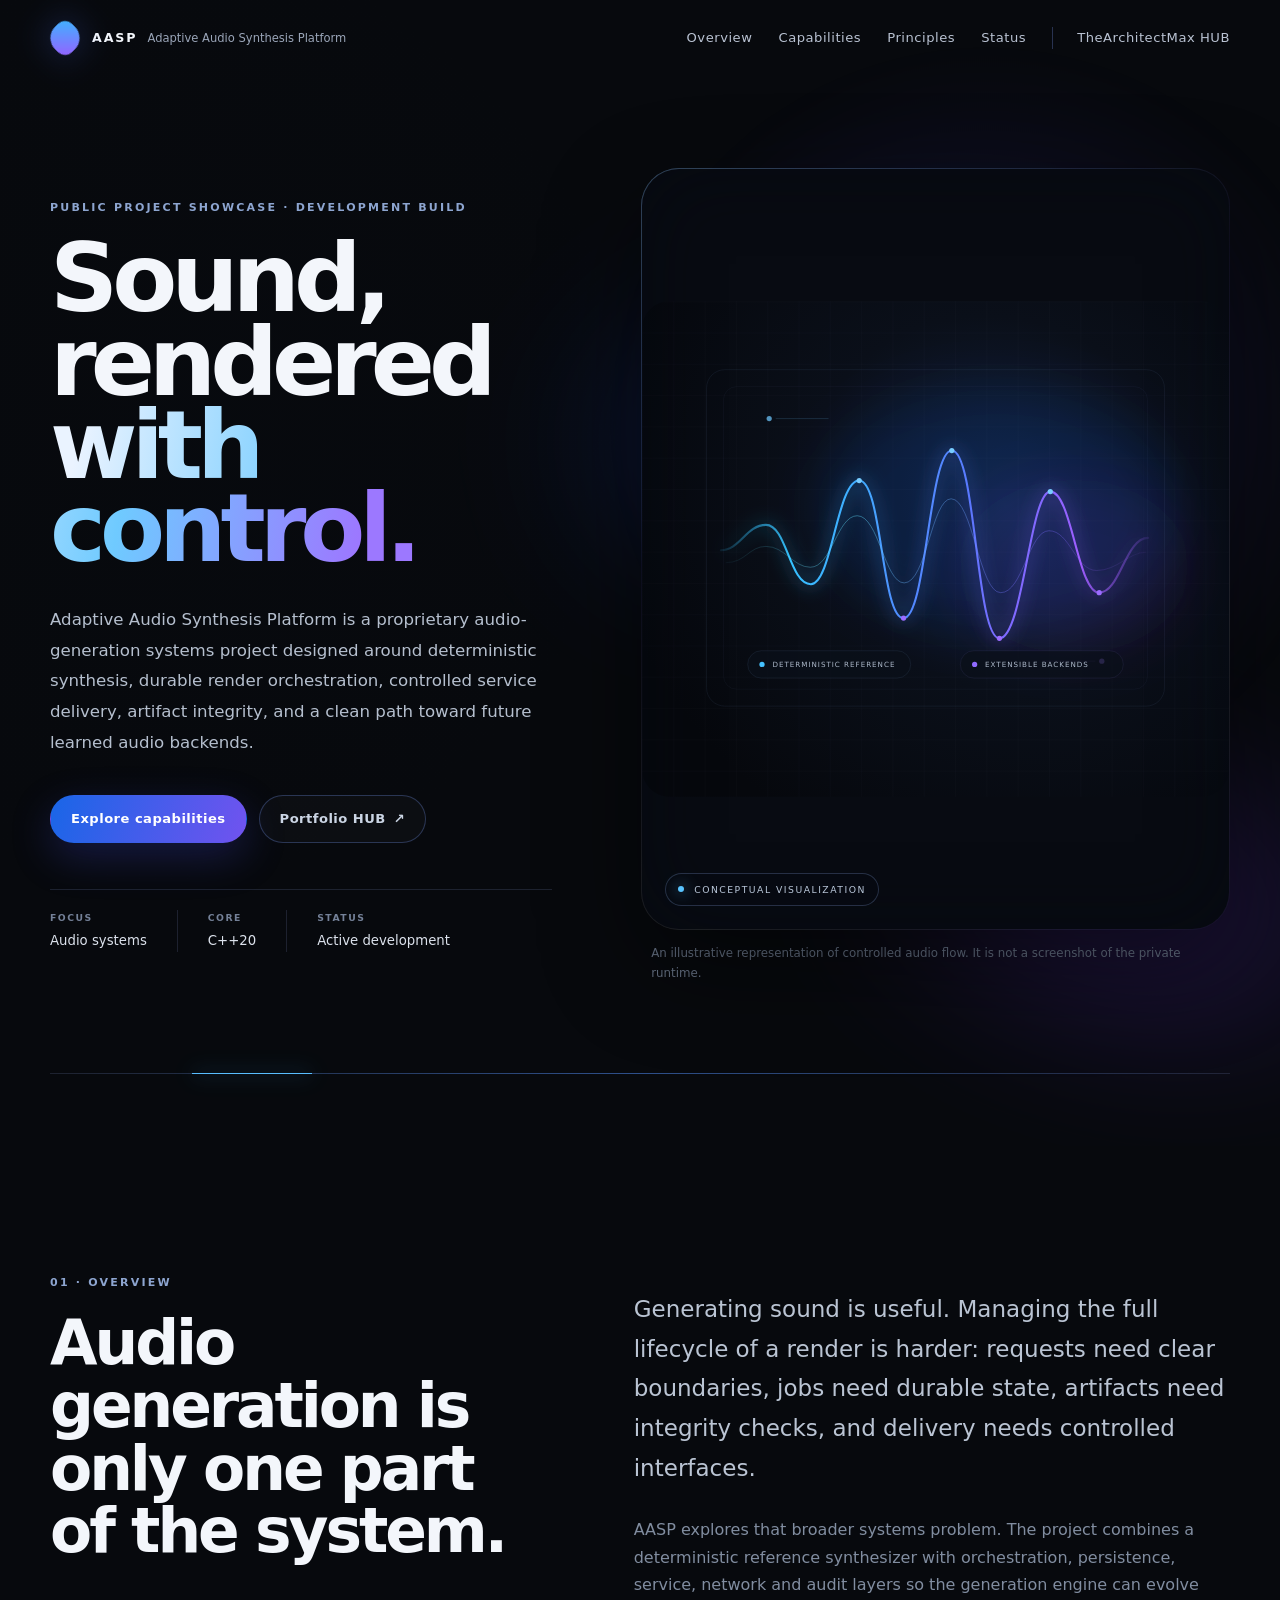
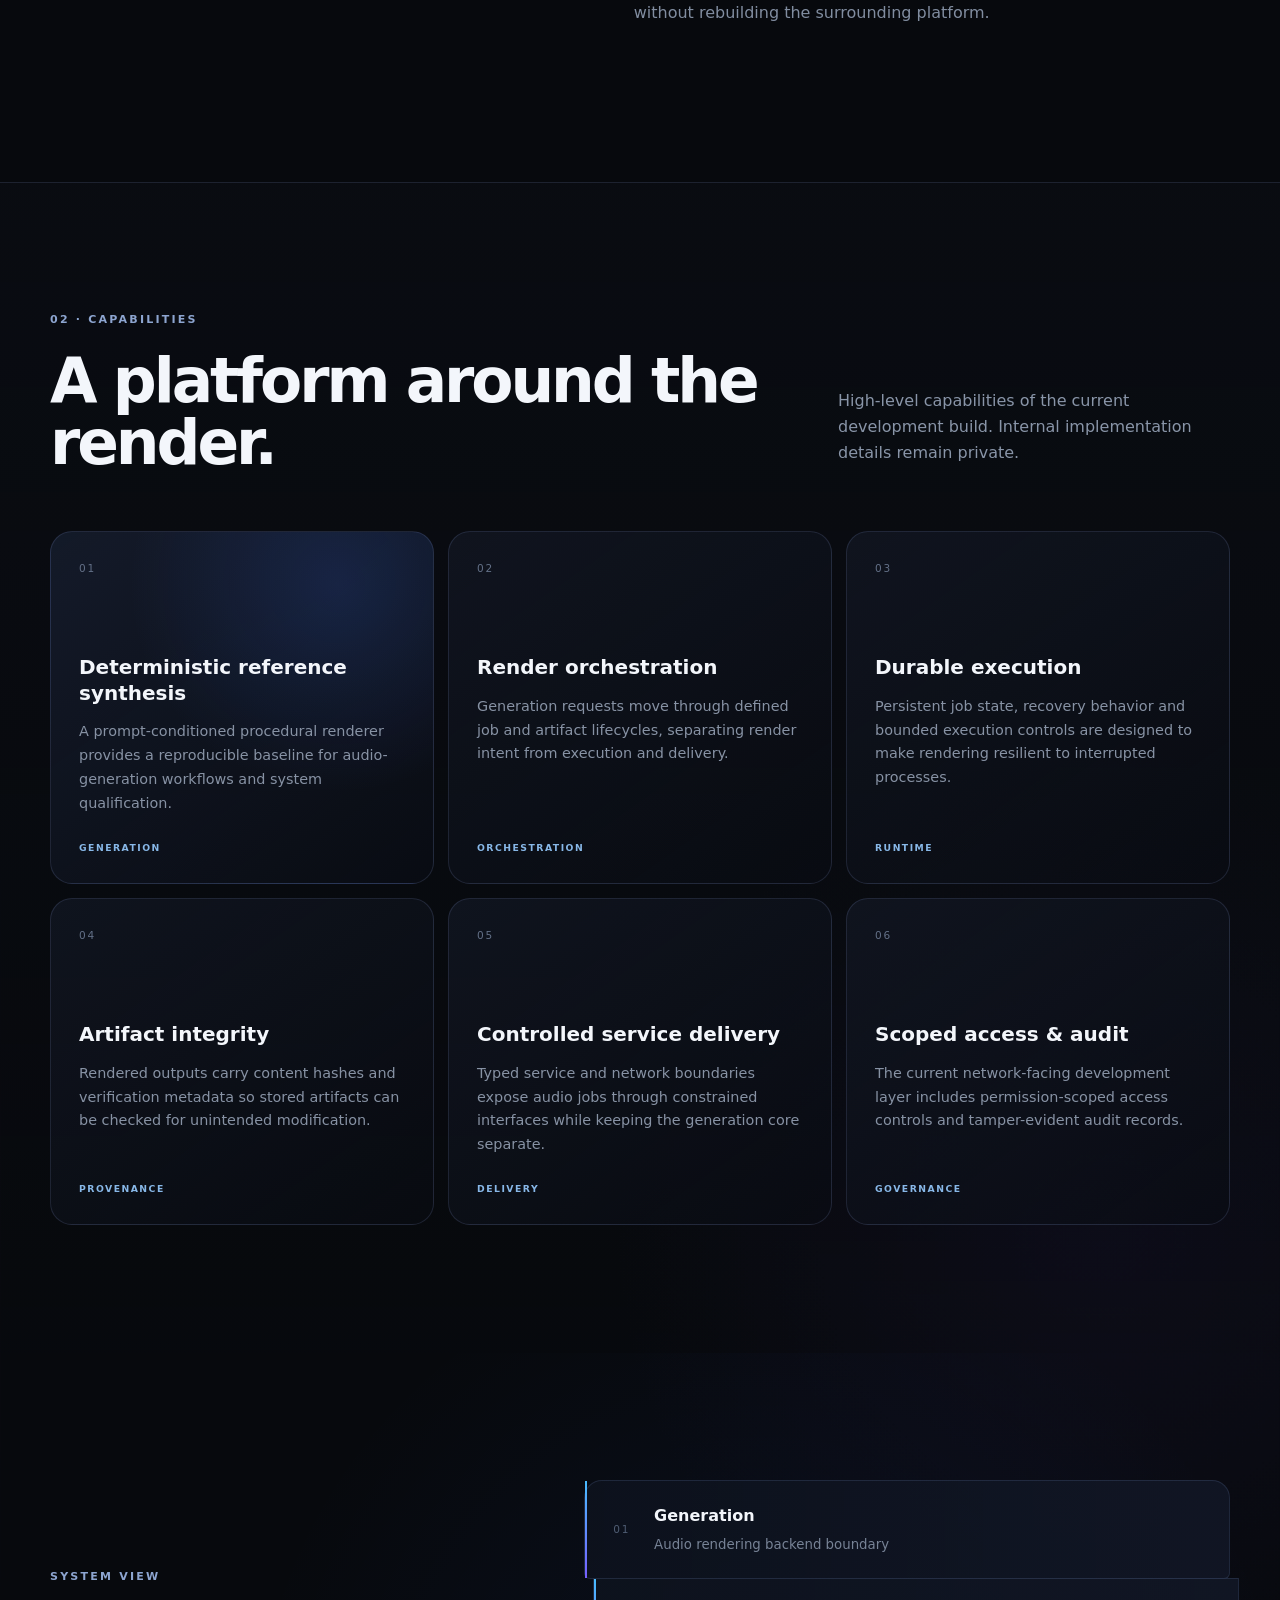
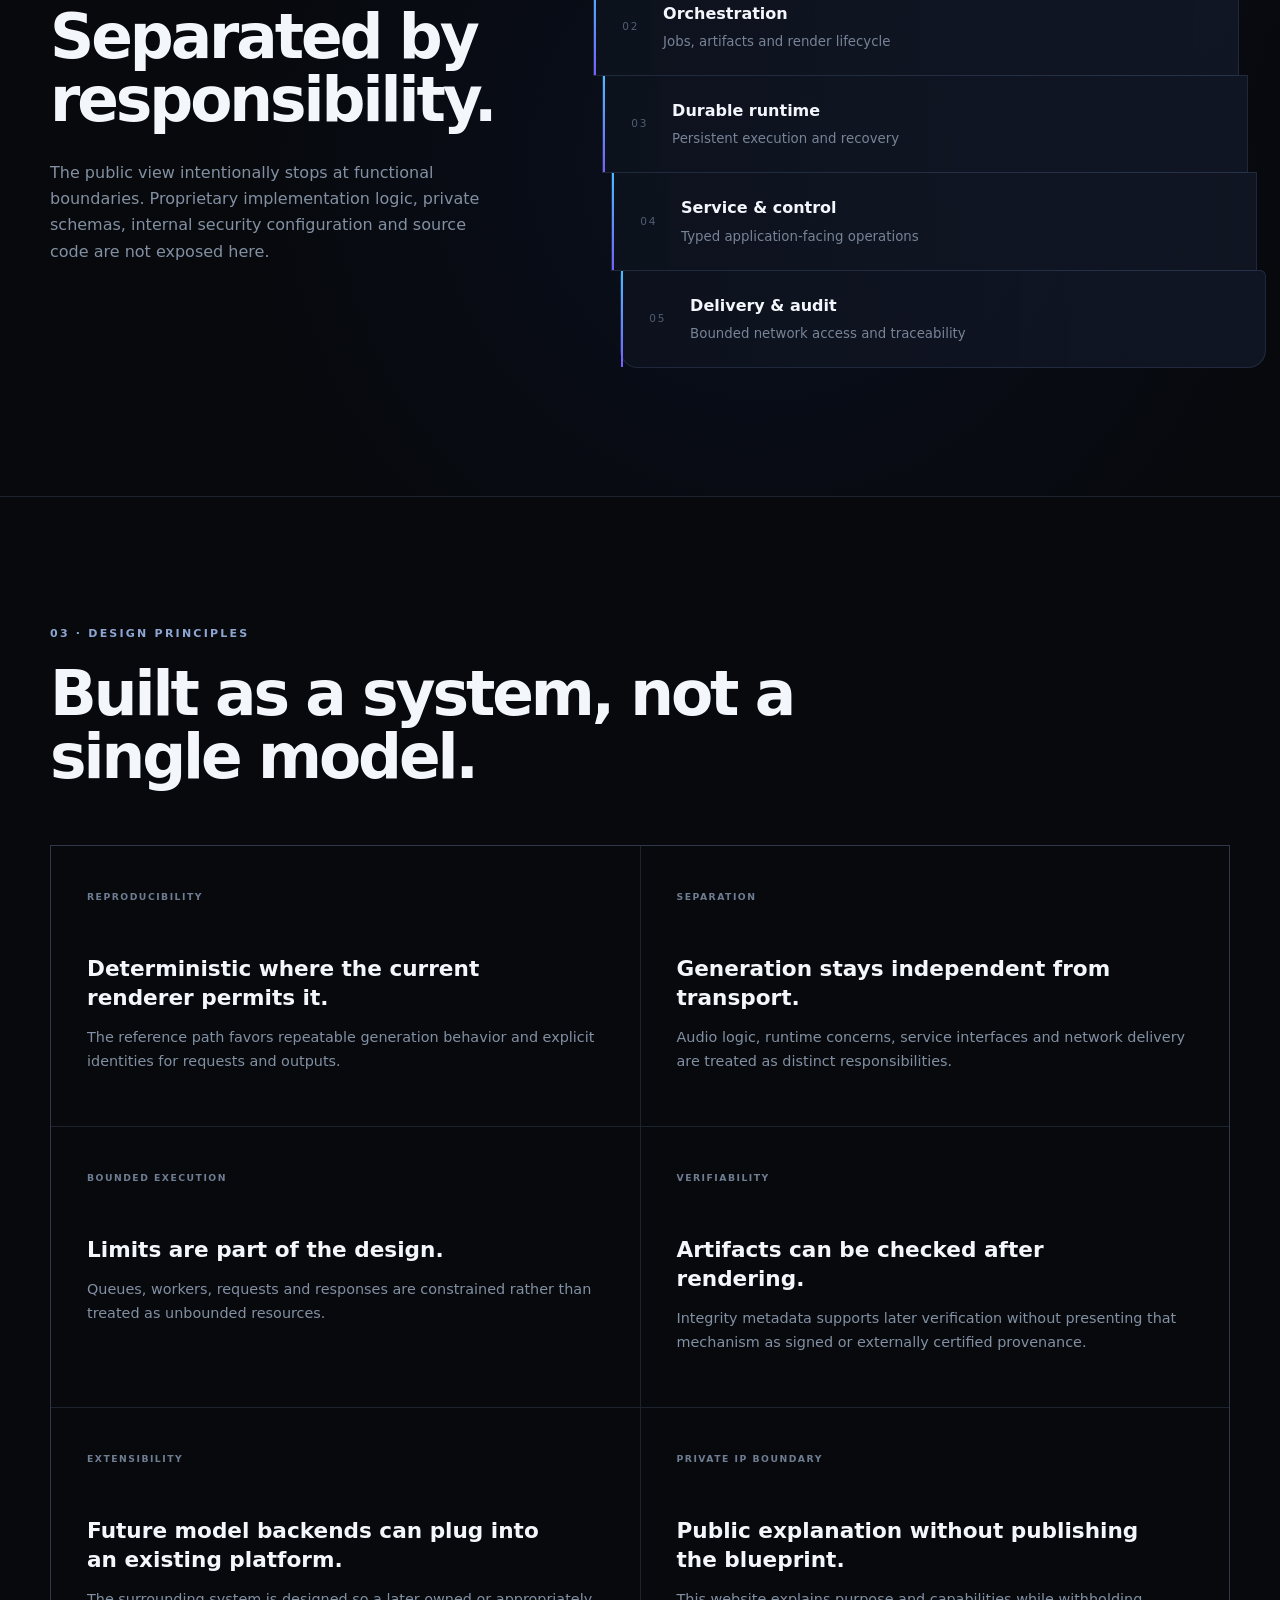
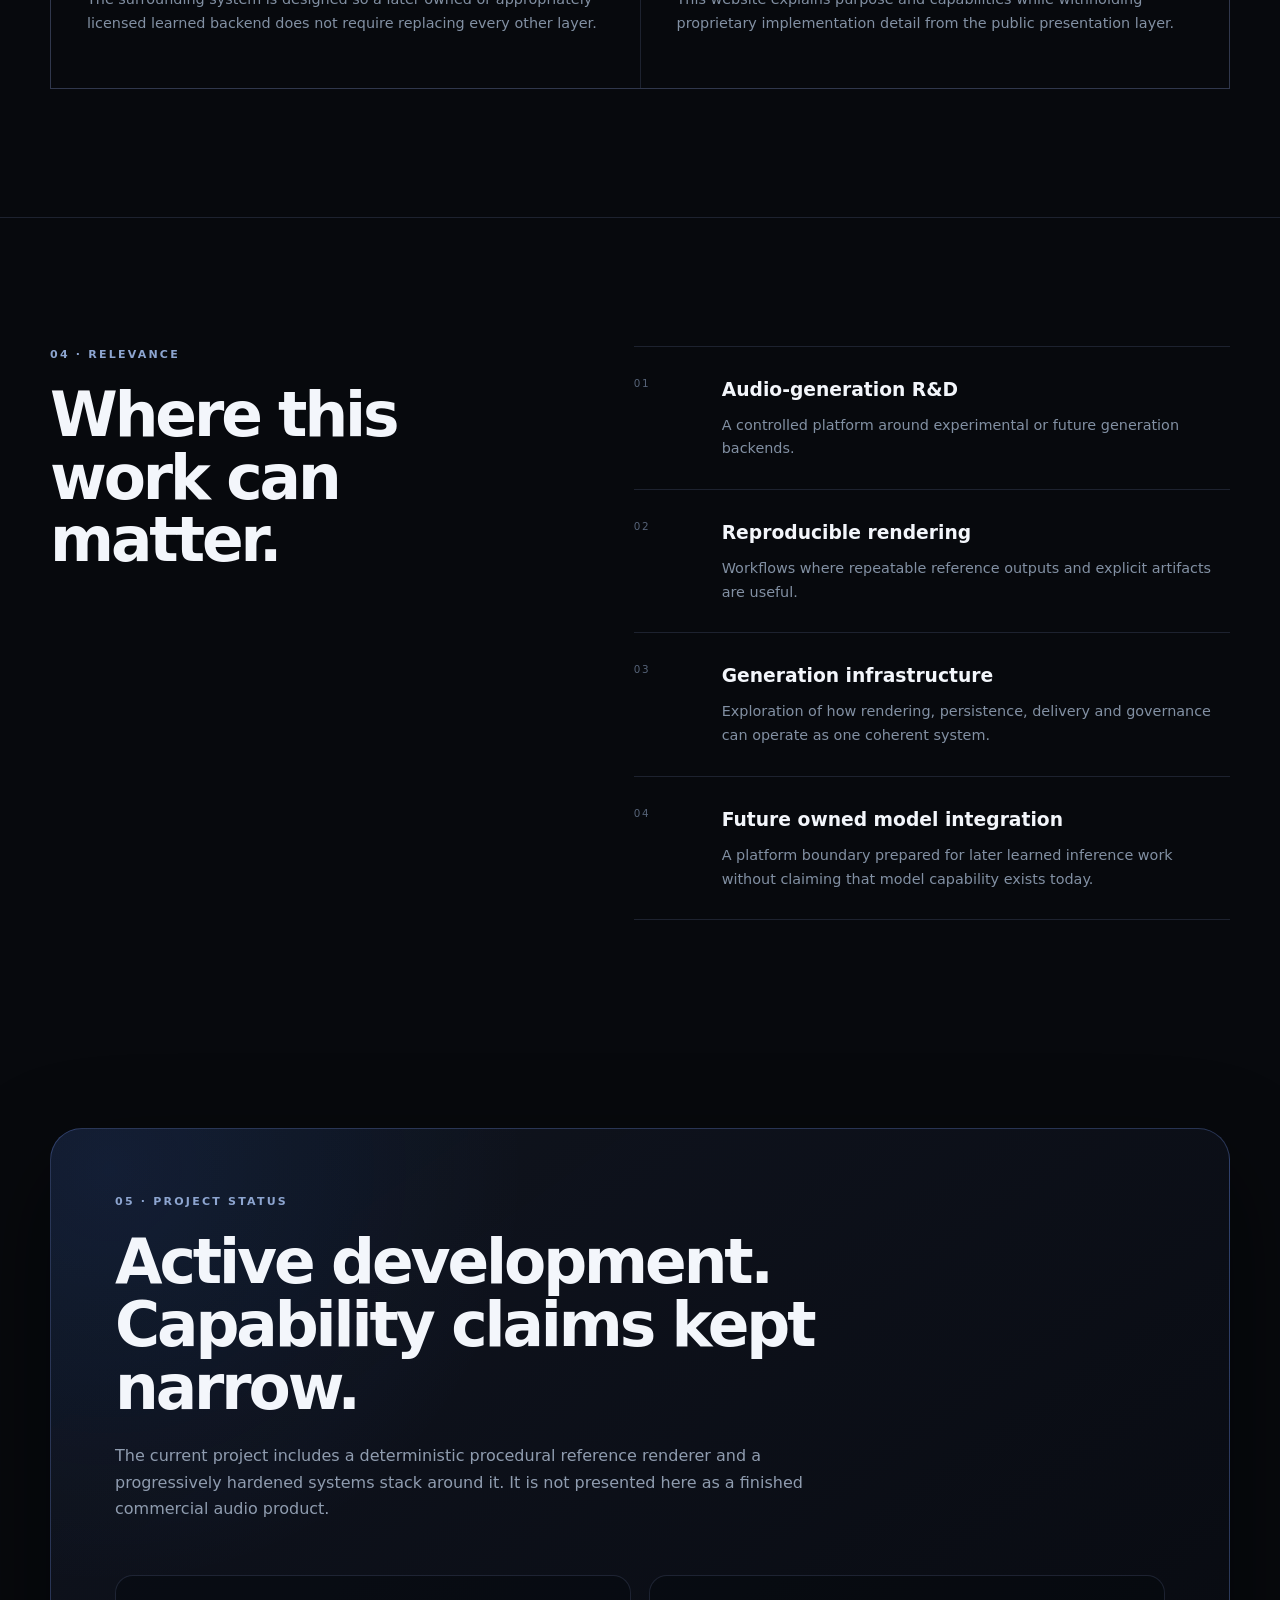
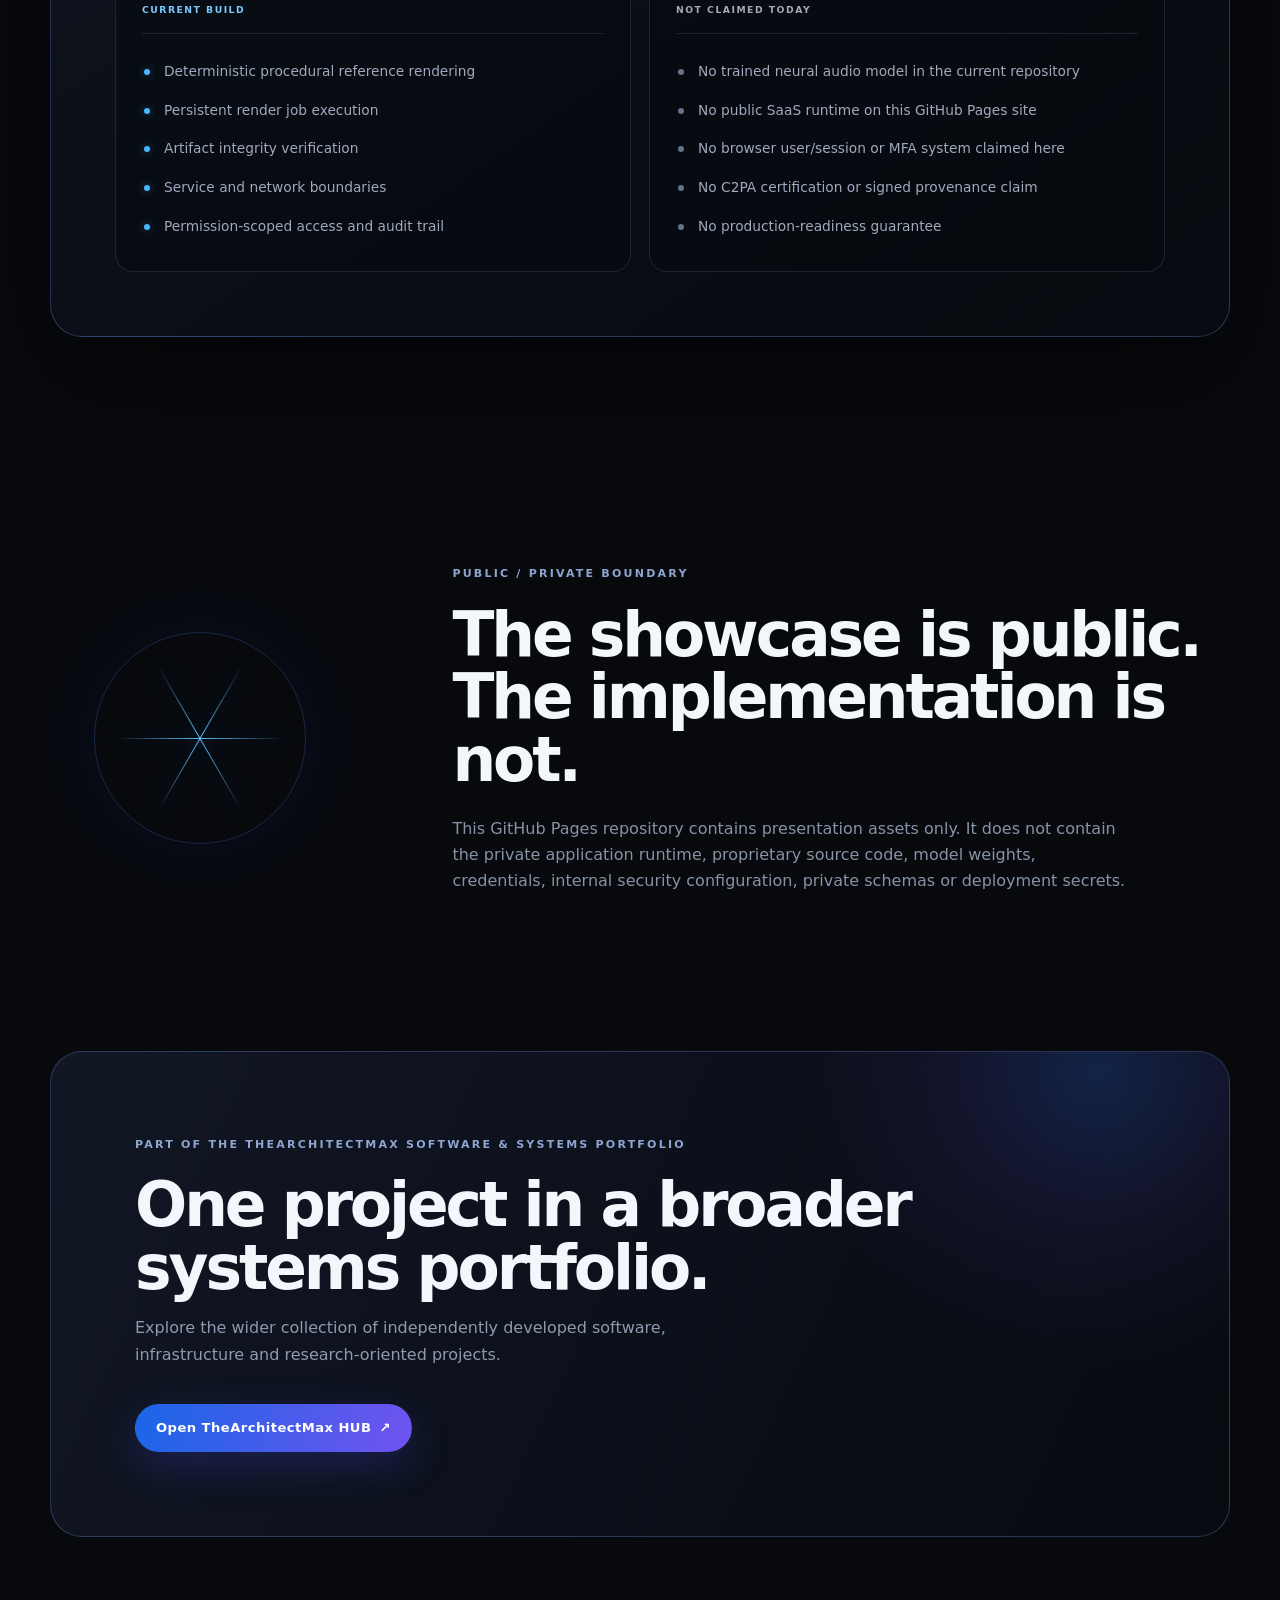
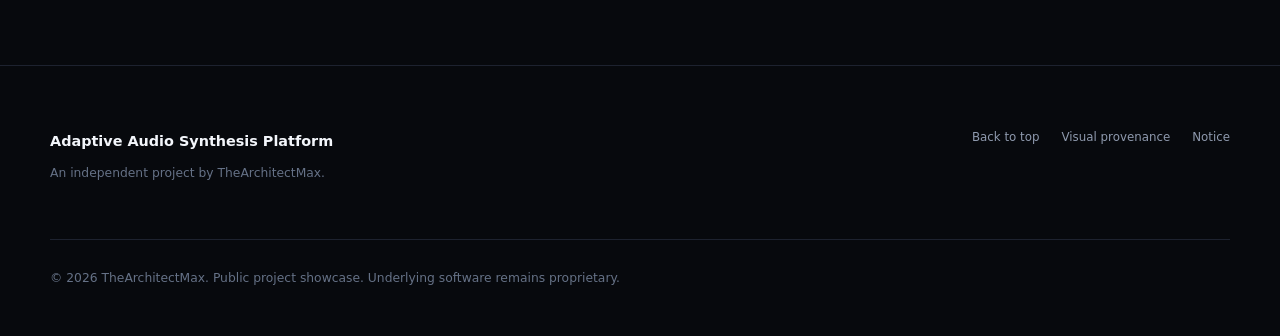
<file: index.html>
<!doctype html>
<html lang="en">
<head>
  <meta charset="utf-8">
  <meta name="viewport" content="width=device-width, initial-scale=1">
  <meta name="theme-color" content="#07090d">
  <meta name="description" content="Adaptive Audio Synthesis Platform is a proprietary audio-generation systems project focused on deterministic synthesis, durable render orchestration, verified artifacts, controlled delivery, and extensible future model backends.">
  <meta property="og:title" content="Adaptive Audio Synthesis Platform">
  <meta property="og:description" content="A proprietary audio-generation systems project designed around deterministic rendering, durable execution, controlled delivery, and verifiable artifacts.">
  <meta property="og:type" content="website">
  <meta property="og:url" content="https://thearchitect-max.github.io/Adaptive-Audio-Synthesis-Platform-Website/">
  <meta name="twitter:card" content="summary">
  <title>Adaptive Audio Synthesis Platform — TheArchitectMax</title>
  <link rel="icon" href="assets/favicon.svg" type="image/svg+xml">
  <link rel="manifest" href="site.webmanifest">
  <link rel="stylesheet" href="styles.css">
</head>
<body>
  <a class="skip-link" href="#main">Skip to content</a>
  <header class="site-header" data-header>
    <div class="shell nav-wrap">
      <a class="brand" href="#top" aria-label="Adaptive Audio Synthesis Platform home">
        <span class="brand-mark" aria-hidden="true"></span>
        <span class="brand-copy"><strong>AASP</strong><small>Adaptive Audio Synthesis Platform</small></span>
      </a>
      <button class="nav-toggle" type="button" aria-expanded="false" aria-controls="primary-nav" data-nav-toggle><span></span><span></span><span></span><span class="sr-only">Toggle navigation</span></button>
      <nav id="primary-nav" class="primary-nav" aria-label="Primary" data-nav>
        <a href="#overview">Overview</a><a href="#capabilities">Capabilities</a><a href="#principles">Principles</a><a href="#status">Status</a><a class="nav-hub" href="https://thearchitect-max.github.io/MyProjects/">TheArchitectMax HUB</a>
      </nav>
    </div>
  </header>
  <main id="main">
    <section class="hero" id="top" aria-labelledby="hero-title">
      <div class="hero-fog fog-a" aria-hidden="true"></div><div class="hero-fog fog-b" aria-hidden="true"></div>
      <div class="shell hero-grid">
        <div class="hero-copy">
          <p class="eyebrow">Public project showcase · Development build</p>
          <h1 id="hero-title">Sound, rendered<br><span>with control.</span></h1>
          <p class="hero-lede">Adaptive Audio Synthesis Platform is a proprietary audio-generation systems project designed around deterministic synthesis, durable render orchestration, controlled service delivery, artifact integrity, and a clean path toward future learned audio backends.</p>
          <div class="hero-actions"><a class="button button-primary" href="#capabilities">Explore capabilities</a><a class="button button-ghost" href="https://thearchitect-max.github.io/MyProjects/">Portfolio HUB <span aria-hidden="true">↗</span></a></div>
          <dl class="hero-meta" aria-label="Project summary"><div><dt>Focus</dt><dd>Audio systems</dd></div><div><dt>Core</dt><dd>C++20</dd></div><div><dt>Status</dt><dd>Active development</dd></div></dl>
        </div>
        <figure class="hero-visual" aria-labelledby="hero-visual-caption">
          <div class="visual-frame"><img src="assets/hero-audio.svg" width="900" height="760" alt="Abstract conceptual visualization of layered audio waveforms and a bounded render pipeline"><div class="visual-label"><span></span>Conceptual visualization</div></div>
          <figcaption id="hero-visual-caption">An illustrative representation of controlled audio flow. It is not a screenshot of the private runtime.</figcaption>
        </figure>
      </div>
      <div class="shell hero-rule" aria-hidden="true"><span></span></div>
    </section>
    <section class="section intro" id="overview" aria-labelledby="overview-title">
      <div class="shell editorial-grid"><div><p class="section-kicker">01 · Overview</p><h2 id="overview-title">Audio generation is only one part of the system.</h2></div><div class="prose-large"><p>Generating sound is useful. Managing the full lifecycle of a render is harder: requests need clear boundaries, jobs need durable state, artifacts need integrity checks, and delivery needs controlled interfaces.</p><p>AASP explores that broader systems problem. The project combines a deterministic reference synthesizer with orchestration, persistence, service, network and audit layers so the generation engine can evolve without rebuilding the surrounding platform.</p></div></div>
    </section>
    <section class="section capability-section" id="capabilities" aria-labelledby="capabilities-title">
      <div class="shell"><div class="section-heading"><div><p class="section-kicker">02 · Capabilities</p><h2 id="capabilities-title">A platform around the render.</h2></div><p>High-level capabilities of the current development build. Internal implementation details remain private.</p></div>
        <div class="capability-grid">
          <article class="cap-card spotlight-card"><div class="cap-index">01</div><h3>Deterministic reference synthesis</h3><p>A prompt-conditioned procedural renderer provides a reproducible baseline for audio-generation workflows and system qualification.</p><span class="cap-tag">Generation</span></article>
          <article class="cap-card"><div class="cap-index">02</div><h3>Render orchestration</h3><p>Generation requests move through defined job and artifact lifecycles, separating render intent from execution and delivery.</p><span class="cap-tag">Orchestration</span></article>
          <article class="cap-card"><div class="cap-index">03</div><h3>Durable execution</h3><p>Persistent job state, recovery behavior and bounded execution controls are designed to make rendering resilient to interrupted processes.</p><span class="cap-tag">Runtime</span></article>
          <article class="cap-card"><div class="cap-index">04</div><h3>Artifact integrity</h3><p>Rendered outputs carry content hashes and verification metadata so stored artifacts can be checked for unintended modification.</p><span class="cap-tag">Provenance</span></article>
          <article class="cap-card"><div class="cap-index">05</div><h3>Controlled service delivery</h3><p>Typed service and network boundaries expose audio jobs through constrained interfaces while keeping the generation core separate.</p><span class="cap-tag">Delivery</span></article>
          <article class="cap-card"><div class="cap-index">06</div><h3>Scoped access &amp; audit</h3><p>The current network-facing development layer includes permission-scoped access controls and tamper-evident audit records.</p><span class="cap-tag">Governance</span></article>
        </div>
      </div>
    </section>
    <section class="section system-view" aria-labelledby="system-title"><div class="shell"><div class="system-intro"><p class="section-kicker">System view</p><h2 id="system-title">Separated by responsibility.</h2><p>The public view intentionally stops at functional boundaries. Proprietary implementation logic, private schemas, internal security configuration and source code are not exposed here.</p></div><ol class="layer-stack" aria-label="High-level platform layers"><li><span class="layer-num">01</span><div><strong>Generation</strong><small>Audio rendering backend boundary</small></div></li><li><span class="layer-num">02</span><div><strong>Orchestration</strong><small>Jobs, artifacts and render lifecycle</small></div></li><li><span class="layer-num">03</span><div><strong>Durable runtime</strong><small>Persistent execution and recovery</small></div></li><li><span class="layer-num">04</span><div><strong>Service &amp; control</strong><small>Typed application-facing operations</small></div></li><li><span class="layer-num">05</span><div><strong>Delivery &amp; audit</strong><small>Bounded network access and traceability</small></div></li></ol></div></section>
    <section class="section principles" id="principles" aria-labelledby="principles-title"><div class="shell"><div class="section-heading compact-heading"><div><p class="section-kicker">03 · Design principles</p><h2 id="principles-title">Built as a system, not a single model.</h2></div></div><div class="principle-grid"><article><span>Reproducibility</span><h3>Deterministic where the current renderer permits it.</h3><p>The reference path favors repeatable generation behavior and explicit identities for requests and outputs.</p></article><article><span>Separation</span><h3>Generation stays independent from transport.</h3><p>Audio logic, runtime concerns, service interfaces and network delivery are treated as distinct responsibilities.</p></article><article><span>Bounded execution</span><h3>Limits are part of the design.</h3><p>Queues, workers, requests and responses are constrained rather than treated as unbounded resources.</p></article><article><span>Verifiability</span><h3>Artifacts can be checked after rendering.</h3><p>Integrity metadata supports later verification without presenting that mechanism as signed or externally certified provenance.</p></article><article><span>Extensibility</span><h3>Future model backends can plug into an existing platform.</h3><p>The surrounding system is designed so a later owned or appropriately licensed learned backend does not require replacing every other layer.</p></article><article><span>Private IP boundary</span><h3>Public explanation without publishing the blueprint.</h3><p>This website explains purpose and capabilities while withholding proprietary implementation detail from the public presentation layer.</p></article></div></div></section>
    <section class="section relevance" aria-labelledby="relevance-title"><div class="shell editorial-grid"><div><p class="section-kicker">04 · Relevance</p><h2 id="relevance-title">Where this work can matter.</h2></div><div class="relevance-list"><article><span>01</span><div><h3>Audio-generation R&amp;D</h3><p>A controlled platform around experimental or future generation backends.</p></div></article><article><span>02</span><div><h3>Reproducible rendering</h3><p>Workflows where repeatable reference outputs and explicit artifacts are useful.</p></div></article><article><span>03</span><div><h3>Generation infrastructure</h3><p>Exploration of how rendering, persistence, delivery and governance can operate as one coherent system.</p></div></article><article><span>04</span><div><h3>Future owned model integration</h3><p>A platform boundary prepared for later learned inference work without claiming that model capability exists today.</p></div></article></div></div></section>
    <section class="section status" id="status" aria-labelledby="status-title"><div class="shell status-panel"><div class="status-copy"><p class="section-kicker">05 · Project status</p><h2 id="status-title">Active development.<br>Capability claims kept narrow.</h2><p>The current project includes a deterministic procedural reference renderer and a progressively hardened systems stack around it. It is not presented here as a finished commercial audio product.</p></div><div class="status-columns"><div class="status-block current"><span>Current build</span><ul><li>Deterministic procedural reference rendering</li><li>Persistent render job execution</li><li>Artifact integrity verification</li><li>Service and network boundaries</li><li>Permission-scoped access and audit trail</li></ul></div><div class="status-block future"><span>Not claimed today</span><ul><li>No trained neural audio model in the current repository</li><li>No public SaaS runtime on this GitHub Pages site</li><li>No browser user/session or MFA system claimed here</li><li>No C2PA certification or signed provenance claim</li><li>No production-readiness guarantee</li></ul></div></div></div></section>
    <section class="section public-boundary" aria-labelledby="boundary-title"><div class="shell boundary-grid"><div class="boundary-mark" aria-hidden="true"><span></span><span></span><span></span></div><div><p class="section-kicker">Public / private boundary</p><h2 id="boundary-title">The showcase is public. The implementation is not.</h2><p>This GitHub Pages repository contains presentation assets only. It does not contain the private application runtime, proprietary source code, model weights, credentials, internal security configuration, private schemas or deployment secrets.</p></div></div></section>
    <section class="section closing" aria-labelledby="closing-title"><div class="shell closing-card"><p class="eyebrow">Part of the TheArchitectMax software &amp; systems portfolio</p><h2 id="closing-title">One project in a broader systems portfolio.</h2><p>Explore the wider collection of independently developed software, infrastructure and research-oriented projects.</p><a class="button button-primary" href="https://thearchitect-max.github.io/MyProjects/">Open TheArchitectMax HUB <span aria-hidden="true">↗</span></a></div></section>
  </main>
  <footer class="site-footer"><div class="shell footer-grid"><div><strong>Adaptive Audio Synthesis Platform</strong><p>An independent project by TheArchitectMax.</p></div><div class="footer-links"><a href="#top">Back to top</a><a href="IMAGE_CREDITS.md">Visual provenance</a><a href="NOTICE.md">Notice</a></div><p class="copyright">© <span data-year>2026</span> TheArchitectMax. Public project showcase. Underlying software remains proprietary.</p></div></footer>
  <script src="script.js" defer></script>
</body>
</html>
</file>
<file: styles.css>
:root{color-scheme:dark;--bg:#07090d;--panel:#0f1420;--line:rgba(163,185,255,.14);--line2:rgba(124,159,255,.28);--text:#f3f6fb;--muted:#9aa5b8;--blue:#39b8ff;--violet:#9b5cff;--shadow:0 36px 100px rgba(0,0,0,.48);--shell:min(1180px,calc(100% - 40px))}*{box-sizing:border-box}html{scroll-behavior:smooth;background:var(--bg)}body{margin:0;min-width:320px;font-family:Inter,ui-sans-serif,system-ui,-apple-system,BlinkMacSystemFont,"Segoe UI",sans-serif;color:var(--text);background:radial-gradient(circle at 12% 5%,rgba(47,91,155,.09),transparent 30rem),radial-gradient(circle at 86% 34%,rgba(101,68,205,.065),transparent 31rem),var(--bg);line-height:1.65;text-rendering:optimizeLegibility}img{display:block;max-width:100%}a{color:inherit}button,a{-webkit-tap-highlight-color:transparent}button{font:inherit}::selection{background:rgba(80,118,255,.36);color:#fff}.shell{width:var(--shell);margin-inline:auto}.sr-only{position:absolute;width:1px;height:1px;padding:0;margin:-1px;overflow:hidden;clip:rect(0,0,0,0);white-space:nowrap;border:0}.skip-link{position:fixed;z-index:1000;left:16px;top:12px;transform:translateY(-150%);padding:10px 14px;border-radius:8px;background:#fff;color:#07090d;text-decoration:none;font-weight:700}.skip-link:focus{transform:none}.site-header{position:fixed;inset:0 0 auto;z-index:100;border-bottom:1px solid transparent;transition:.25s}.site-header.is-scrolled{background:rgba(7,9,13,.82);border-color:var(--line);backdrop-filter:blur(18px)}.nav-wrap{min-height:76px;display:flex;align-items:center;justify-content:space-between;gap:30px}.brand{display:inline-flex;align-items:center;gap:12px;text-decoration:none}.brand-mark{width:30px;height:30px;border-radius:10px 16px;transform:rotate(45deg);background:linear-gradient(135deg,var(--blue),var(--violet));box-shadow:0 0 34px rgba(77,113,255,.3)}.brand-copy{display:flex;align-items:baseline;gap:10px}.brand-copy strong{letter-spacing:.15em;font-size:.79rem}.brand-copy small{color:var(--muted);font-size:.72rem;white-space:nowrap}.primary-nav{display:flex;align-items:center;gap:26px}.primary-nav a{color:#b9c2d2;text-decoration:none;font-size:.82rem;letter-spacing:.04em;transition:color .2s}.primary-nav a:hover,.primary-nav a:focus-visible{color:#fff}.nav-hub{padding-left:24px;border-left:1px solid var(--line2)}.nav-toggle{display:none;border:0;background:transparent;color:#fff;width:44px;height:44px;border-radius:10px;align-items:center;justify-content:center;flex-direction:column;gap:5px}.nav-toggle span:not(.sr-only){width:20px;height:1px;background:currentColor}.hero{position:relative;isolation:isolate;overflow:hidden;padding:168px 0 72px;min-height:860px;display:grid;align-items:center}.hero:before{content:"";position:absolute;inset:0;z-index:-3;background:linear-gradient(90deg,rgba(7,9,13,.96),rgba(7,9,13,.87) 38%,rgba(7,9,13,.52) 72%,rgba(7,9,13,.9))}.hero:after{content:"";position:absolute;z-index:-2;width:62vw;height:62vw;max-width:960px;max-height:960px;right:-8vw;top:2vw;background:radial-gradient(circle,rgba(41,149,255,.14),rgba(107,78,255,.07) 36%,transparent 67%);filter:blur(12px)}.hero-fog{position:absolute;z-index:-1;border-radius:50%;filter:blur(90px);opacity:.26;pointer-events:none}.fog-a{width:520px;height:220px;right:12%;top:26%;background:#245bff;transform:rotate(-13deg)}.fog-b{width:420px;height:190px;right:-4%;bottom:14%;background:#7b3eff;transform:rotate(15deg)}.hero-grid{display:grid;grid-template-columns:minmax(0,.92fr) minmax(460px,1.08fr);align-items:center;gap:clamp(42px,7vw,94px)}.eyebrow,.section-kicker{margin:0 0 20px;text-transform:uppercase;letter-spacing:.2em;font-size:.69rem;font-weight:760;color:#8da5d0}.hero h1{margin:0;max-width:700px;font-size:clamp(4rem,7.4vw,7.35rem);line-height:.88;letter-spacing:-.064em;font-weight:670}.hero h1 span{color:transparent;background:linear-gradient(100deg,#eaf3ff 6%,#6fcaff 48%,#9c78ff 89%);background-clip:text;-webkit-background-clip:text}.hero-lede{max-width:690px;margin:34px 0 0;color:#b5bfce;font-size:clamp(1rem,1.3vw,1.16rem);line-height:1.85}.hero-actions{display:flex;flex-wrap:wrap;gap:12px;margin-top:36px}.button{display:inline-flex;align-items:center;justify-content:center;gap:8px;min-height:48px;padding:0 20px;border:1px solid transparent;border-radius:999px;text-decoration:none;font-size:.82rem;font-weight:720;letter-spacing:.035em;transition:.18s}.button:hover{transform:translateY(-2px)}.button:focus-visible,.primary-nav a:focus-visible,.brand:focus-visible,.nav-toggle:focus-visible,.footer-links a:focus-visible{outline:2px solid #85cfff;outline-offset:4px}.button-primary{color:#fff;background:linear-gradient(110deg,#1966e7,#7153ef);box-shadow:0 14px 40px rgba(64,73,223,.26)}.button-ghost{color:#cbd5e4;border-color:var(--line2);background:rgba(255,255,255,.025)}.hero-meta{margin:46px 0 0;display:flex;border-top:1px solid var(--line);padding-top:20px;max-width:620px}.hero-meta div{padding-right:30px;margin-right:30px;border-right:1px solid var(--line)}.hero-meta div:last-child{border:0;margin:0;padding:0}.hero-meta dt{color:#748198;text-transform:uppercase;letter-spacing:.16em;font-size:.58rem;font-weight:760}.hero-meta dd{margin:5px 0 0;color:#dce2ec;font-size:.83rem}.hero-visual{margin:0}.visual-frame{position:relative;border-radius:38px;padding:1px;background:linear-gradient(150deg,rgba(139,194,255,.44),rgba(143,97,255,.06) 37%,rgba(255,255,255,.12) 72%,rgba(255,255,255,.02));box-shadow:var(--shadow);overflow:hidden}.visual-frame:after{content:"";position:absolute;inset:0;pointer-events:none;border-radius:inherit;box-shadow:inset 0 0 80px rgba(5,8,14,.48)}.visual-frame img{width:100%;border-radius:37px;background:#080b12}.visual-label{position:absolute;left:24px;bottom:24px;z-index:2;display:flex;align-items:center;gap:10px;padding:8px 12px;border:1px solid rgba(152,185,255,.22);border-radius:999px;background:rgba(8,11,18,.72);backdrop-filter:blur(10px);color:#bac8da;text-transform:uppercase;font-size:.58rem;letter-spacing:.16em}.visual-label span{width:6px;height:6px;border-radius:50%;background:#59c4ff;box-shadow:0 0 15px #59c4ff}.hero-visual figcaption{max-width:540px;margin:14px 10px 0;color:#677386;font-size:.74rem}.hero-rule{margin-top:90px;height:1px;background:linear-gradient(90deg,var(--line),rgba(81,144,255,.52),var(--line));position:relative}.hero-rule span{position:absolute;width:120px;height:1px;left:12%;background:#58bdff;box-shadow:0 0 20px #3faeff}.section{position:relative;padding:128px 0}.section h2{margin:0;font-size:clamp(2.65rem,4.8vw,5rem);line-height:1.02;letter-spacing:-.05em;font-weight:620}.editorial-grid{display:grid;grid-template-columns:.88fr 1.12fr;gap:clamp(60px,9vw,140px);align-items:start}.prose-large{padding-top:16px}.prose-large p{margin:0 0 28px;color:#bac4d3;font-size:clamp(1.15rem,1.8vw,1.5rem);line-height:1.72}.prose-large p+p{color:#818da0;font-size:1rem;max-width:690px}.capability-section{border-top:1px solid var(--line);background:linear-gradient(180deg,rgba(12,15,23,.45),rgba(7,9,13,.1))}.section-heading{display:grid;grid-template-columns:1.3fr .7fr;gap:60px;align-items:end;margin-bottom:56px}.section-heading>p{margin:0 0 8px;max-width:430px;color:#8995a8}.capability-grid{display:grid;grid-template-columns:repeat(3,1fr);gap:14px}.cap-card{min-height:320px;display:flex;flex-direction:column;padding:28px;border:1px solid var(--line);border-radius:22px;background:linear-gradient(145deg,rgba(18,23,35,.78),rgba(9,12,19,.55));transition:.25s}.cap-card:hover{transform:translateY(-4px);border-color:rgba(112,150,255,.28)}.spotlight-card{background:radial-gradient(circle at 75% 15%,rgba(67,120,255,.16),transparent 13rem),linear-gradient(145deg,rgba(21,28,44,.9),rgba(10,13,21,.64))}.cap-index{color:#637087;font-size:.66rem;letter-spacing:.18em}.cap-card h3{margin:78px 0 14px;font-size:1.25rem;line-height:1.28}.cap-card p{margin:0;color:#8792a4;font-size:.9rem}.cap-tag{margin-top:auto;padding-top:24px;color:#88b8e8;text-transform:uppercase;letter-spacing:.16em;font-size:.58rem;font-weight:750}.system-view{overflow:hidden;background:radial-gradient(circle at 60% 55%,rgba(46,104,255,.07),transparent 33rem)}.system-view .shell{display:grid;grid-template-columns:.72fr 1.28fr;gap:90px;align-items:center}.system-intro p:last-child{color:#8390a2;max-width:480px;margin-top:28px}.layer-stack{list-style:none;margin:0;padding:0}.layer-stack li{position:relative;display:flex;align-items:center;gap:24px;min-height:92px;margin:-1px 0 0;padding:22px 28px;border:1px solid rgba(125,155,216,.16);background:linear-gradient(90deg,rgba(13,18,29,.96),rgba(19,25,41,.76));transform:translateX(calc(var(--i,0)*9px))}.layer-stack li:nth-child(1){--i:0;border-radius:18px 18px 6px 6px}.layer-stack li:nth-child(2){--i:1}.layer-stack li:nth-child(3){--i:2}.layer-stack li:nth-child(4){--i:3}.layer-stack li:nth-child(5){--i:4;border-radius:6px 6px 18px 18px}.layer-stack li:after{content:"";position:absolute;inset:0 auto 0 0;width:2px;background:linear-gradient(#48bcff,#765fff)}.layer-num{color:#4f5d73;font-size:.66rem;letter-spacing:.16em}.layer-stack strong{display:block}.layer-stack small{display:block;margin-top:4px;color:#778396}.principles{border-top:1px solid var(--line);border-bottom:1px solid var(--line)}.compact-heading{grid-template-columns:1fr;max-width:840px}.principle-grid{display:grid;grid-template-columns:repeat(2,1fr);gap:1px;background:var(--line);border:1px solid var(--line)}.principle-grid article{min-height:280px;padding:36px;background:var(--bg)}.principle-grid span{color:#6f7d92;text-transform:uppercase;letter-spacing:.16em;font-size:.58rem;font-weight:760}.principle-grid h3{margin:46px 0 14px;max-width:470px;font-size:1.35rem;line-height:1.35}.principle-grid p,.relevance-list p{margin:0;color:#8290a3;font-size:.9rem}.relevance-list{border-top:1px solid var(--line)}.relevance-list article{display:grid;grid-template-columns:64px 1fr;gap:24px;padding:28px 0;border-bottom:1px solid var(--line)}.relevance-list article>span{color:#556277;font-size:.65rem;letter-spacing:.16em}.relevance-list h3{margin:0 0 8px}.status{padding-top:80px}.status-panel{border:1px solid var(--line2);border-radius:32px;padding:clamp(36px,5vw,68px);background:radial-gradient(circle at 5% 5%,rgba(56,122,255,.10),transparent 26rem),linear-gradient(145deg,rgba(17,22,34,.88),rgba(8,11,17,.76));box-shadow:var(--shadow)}.status-copy{max-width:800px}.status-copy>p:last-child{max-width:700px;color:#8f9caf;margin-top:24px}.status-columns{display:grid;grid-template-columns:1fr 1fr;gap:18px;margin-top:52px}.status-block{padding:26px;border:1px solid var(--line);border-radius:18px;background:rgba(6,9,14,.48)}.status-block>span{display:block;padding-bottom:16px;border-bottom:1px solid var(--line);text-transform:uppercase;letter-spacing:.16em;font-size:.58rem;font-weight:760}.status-block.current>span{color:#7bc9ff}.status-block.future>span{color:#a4a9b5}.status-block ul{list-style:none;margin:18px 0 0;padding:0}.status-block li{position:relative;padding:8px 0 8px 22px;color:#a0aabd;font-size:.86rem}.status-block li:before{content:"";position:absolute;left:2px;top:17px;width:6px;height:6px;border-radius:50%;background:#64738a}.current li:before{background:#47b8ff;box-shadow:0 0 10px rgba(71,184,255,.45)}.public-boundary{padding:100px 0 140px}.boundary-grid{display:grid;grid-template-columns:300px 1fr;gap:clamp(50px,8vw,110px);align-items:center}.boundary-grid>div:last-child{max-width:760px}.boundary-grid p:last-child{color:#8693a6;max-width:680px;margin-top:24px}.boundary-mark{position:relative;height:220px;display:grid;place-items:center}.boundary-mark:before{content:"";position:absolute;width:210px;height:210px;border:1px solid rgba(93,142,255,.23);border-radius:50%;box-shadow:0 0 80px rgba(49,105,255,.09)}.boundary-mark span{position:absolute;width:170px;height:1px;background:linear-gradient(90deg,transparent,#5ebfff,transparent);box-shadow:0 0 20px rgba(68,171,255,.44)}.boundary-mark span:nth-child(2){transform:rotate(60deg)}.boundary-mark span:nth-child(3){transform:rotate(-60deg)}.closing{padding-top:0}.closing-card{position:relative;overflow:hidden;min-height:420px;display:flex;flex-direction:column;align-items:flex-start;justify-content:center;padding:clamp(42px,7vw,84px);border:1px solid var(--line2);border-radius:32px;background:linear-gradient(115deg,rgba(18,24,38,.94),rgba(8,11,17,.88))}.closing-card:after{content:"";position:absolute;width:620px;height:620px;right:-180px;top:-290px;border-radius:50%;background:radial-gradient(circle,rgba(54,120,255,.21),rgba(122,72,255,.08) 36%,transparent 68%)}.closing-card>*{position:relative;z-index:1}.closing-card h2{max-width:800px}.closing-card>p:not(.eyebrow){max-width:620px;color:#8e9aad}.closing-card .button{margin-top:20px}.site-footer{padding:62px 0 48px;border-top:1px solid var(--line)}.footer-grid{display:grid;grid-template-columns:1fr auto;gap:30px;align-items:start}.footer-grid strong{font-size:.9rem}.footer-grid p{margin:8px 0 0;color:#657186;font-size:.77rem}.footer-links{display:flex;gap:22px}.footer-links a{color:#8f9aae;font-size:.74rem;text-decoration:none}.copyright{grid-column:1/-1;padding-top:28px;margin-top:26px!important;border-top:1px solid var(--line)}.error-page{min-height:100vh;display:grid;place-items:center;padding:32px 0;background:radial-gradient(circle at 75% 30%,rgba(55,120,255,.12),transparent 32rem),var(--bg)}.error-page .closing-card{width:var(--shell)}.error-page h1{margin:0;max-width:800px;font-size:clamp(3rem,7vw,6rem);line-height:.95;letter-spacing:-.055em;font-weight:620}.error-page p:not(.eyebrow){max-width:560px;color:#8e9aad}@media(max-width:980px){:root{--shell:min(100% - 32px,760px)}.brand-copy small{display:none}.nav-toggle{display:inline-flex}.primary-nav{position:absolute;top:66px;right:16px;left:16px;display:none;flex-direction:column;align-items:stretch;gap:0;padding:14px;border:1px solid var(--line2);border-radius:18px;background:rgba(9,12,18,.97);box-shadow:0 24px 60px rgba(0,0,0,.42)}.primary-nav.is-open{display:flex}.primary-nav a{padding:13px 12px}.nav-hub{padding-left:12px;border-left:0;border-top:1px solid var(--line);margin-top:6px;padding-top:16px!important}.hero{min-height:0;padding-top:132px}.hero-grid,.editorial-grid,.system-view .shell,.boundary-grid{grid-template-columns:1fr}.hero-grid{gap:58px}.hero h1{font-size:clamp(3.6rem,12vw,6rem)}.hero-visual{max-width:690px}.section{padding:96px 0}.editorial-grid,.system-view .shell,.boundary-grid{gap:48px}.section-heading{grid-template-columns:1fr;gap:22px}.capability-grid{grid-template-columns:repeat(2,1fr)}.principle-grid{grid-template-columns:1fr}.status-columns{grid-template-columns:1fr}}@media(max-width:640px){:root{--shell:calc(100% - 24px)}.nav-wrap{min-height:68px}.hero{padding-top:114px;padding-bottom:48px}.hero h1{font-size:clamp(3rem,15vw,4.5rem)}.hero-lede{font-size:.98rem}.hero-actions,.hero-actions .button{width:100%}.hero-meta{display:grid;grid-template-columns:repeat(2,1fr);gap:18px}.hero-meta div{border:0;padding:0;margin:0}.hero-meta div:last-child{grid-column:1/-1}.visual-frame{border-radius:24px}.visual-frame img{border-radius:23px}.visual-label{left:14px;bottom:14px}.section{padding:78px 0}.section h2{font-size:clamp(2.4rem,11vw,3.8rem)}.capability-grid{grid-template-columns:1fr}.cap-card{min-height:280px}.cap-card h3{margin-top:60px}.principle-grid article{padding:28px;min-height:250px}.status-panel,.closing-card{border-radius:22px}.footer-grid{grid-template-columns:1fr}.footer-links{flex-wrap:wrap}}@media(prefers-reduced-motion:reduce){html{scroll-behavior:auto}*,*:before,*:after{transition-duration:.001ms!important;animation-duration:.001ms!important;animation-iteration-count:1!important}}
</file>
